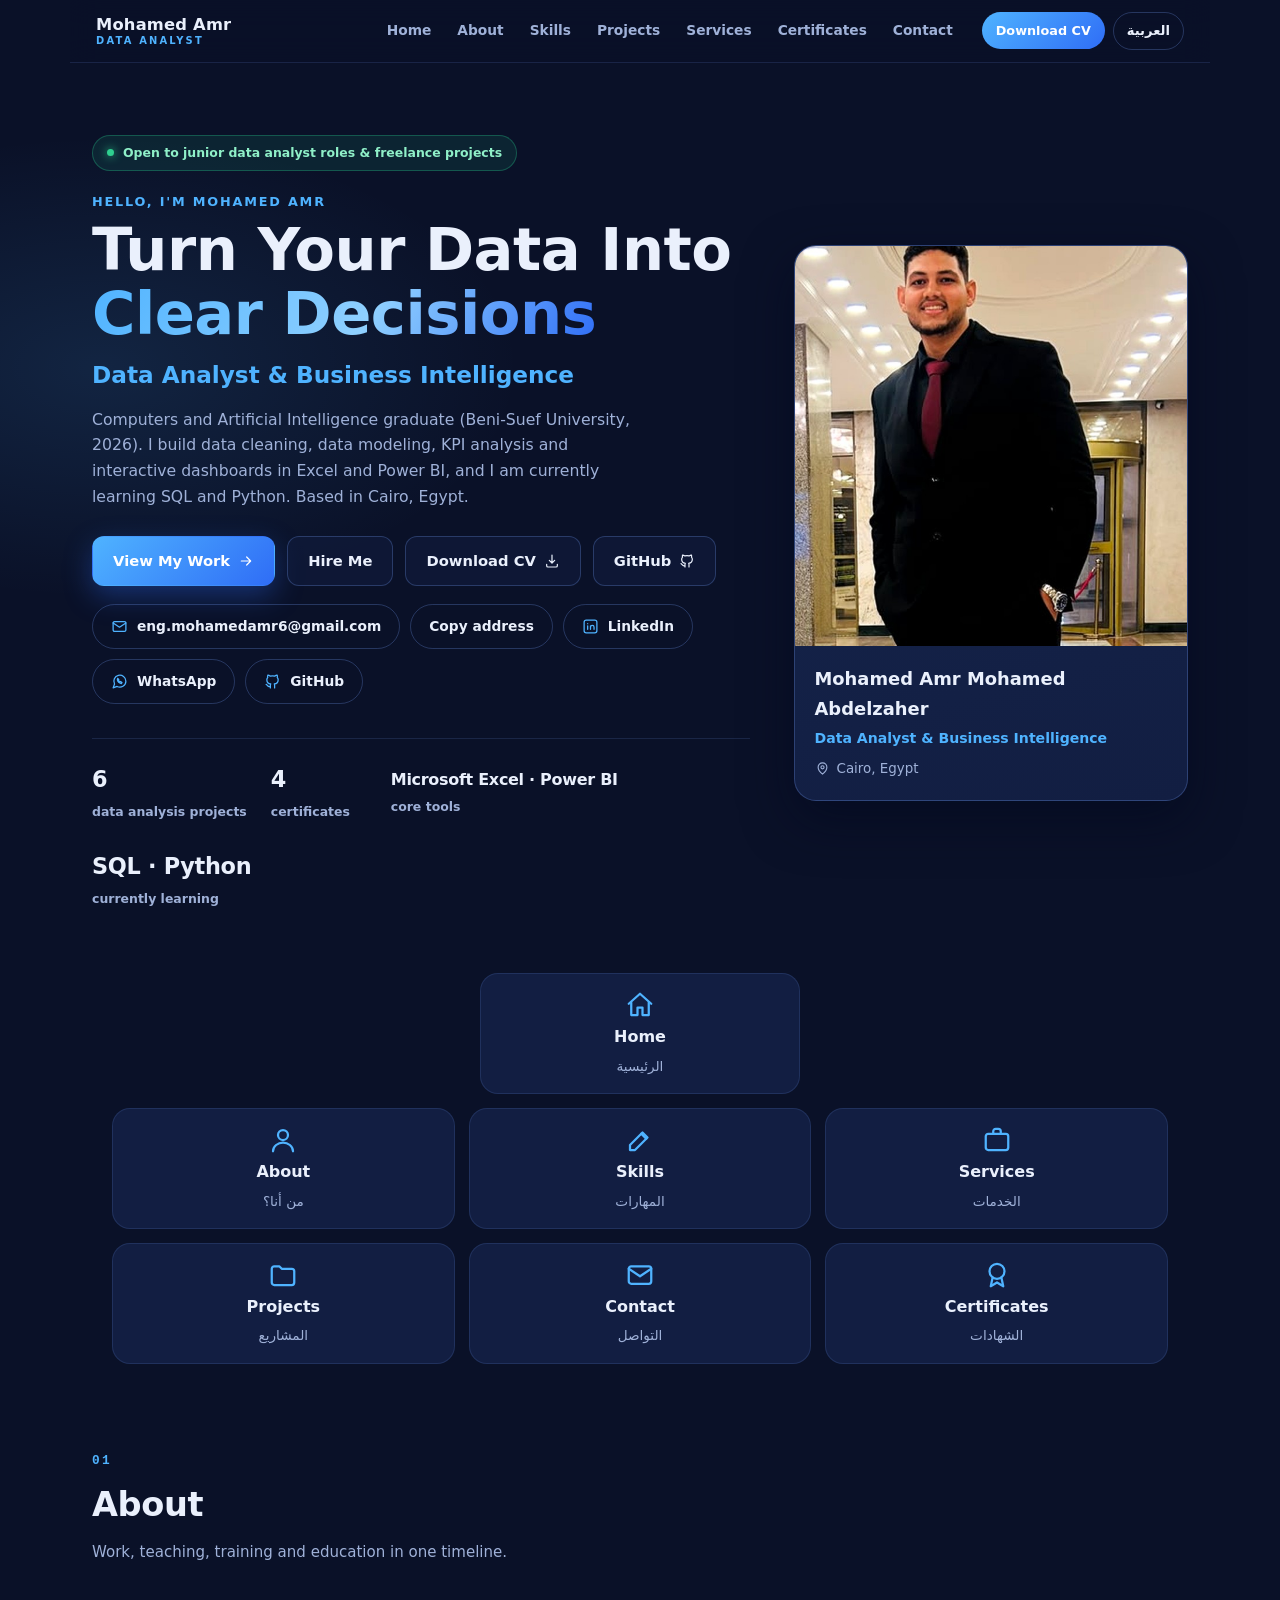
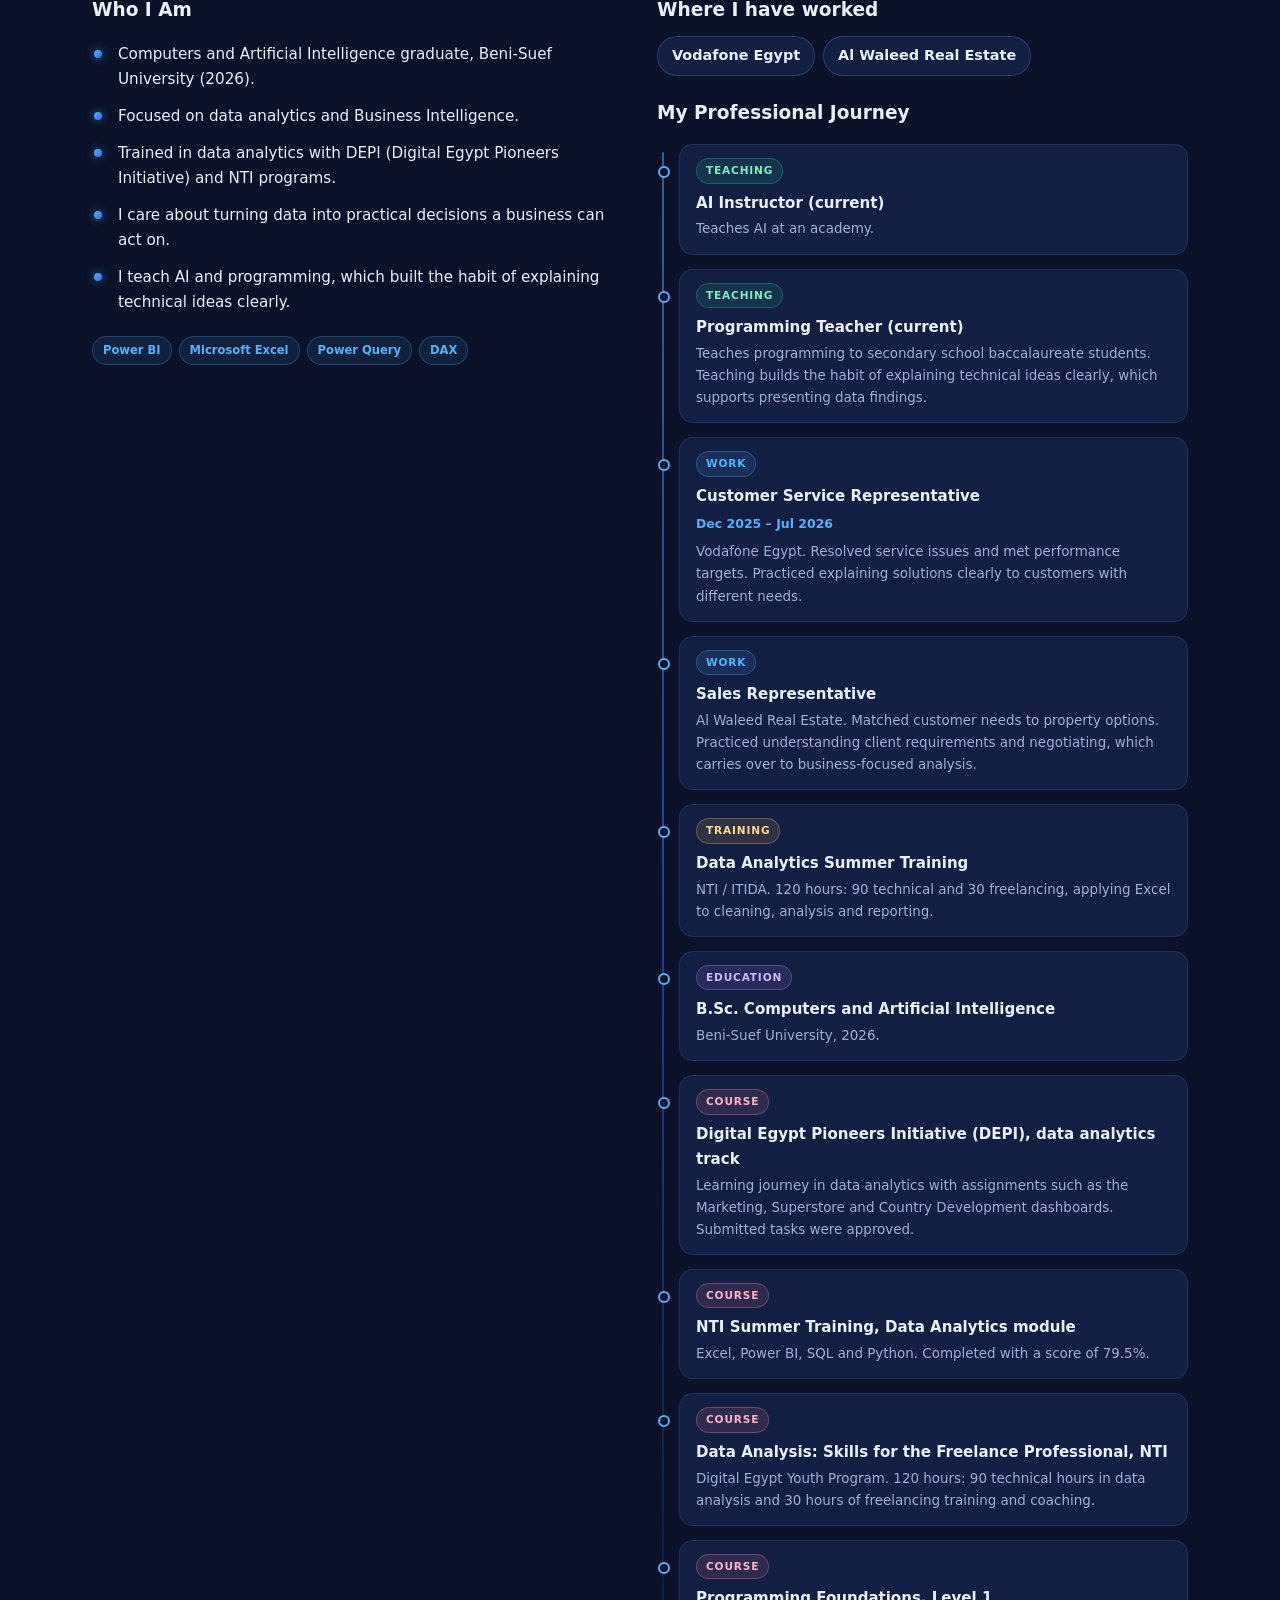
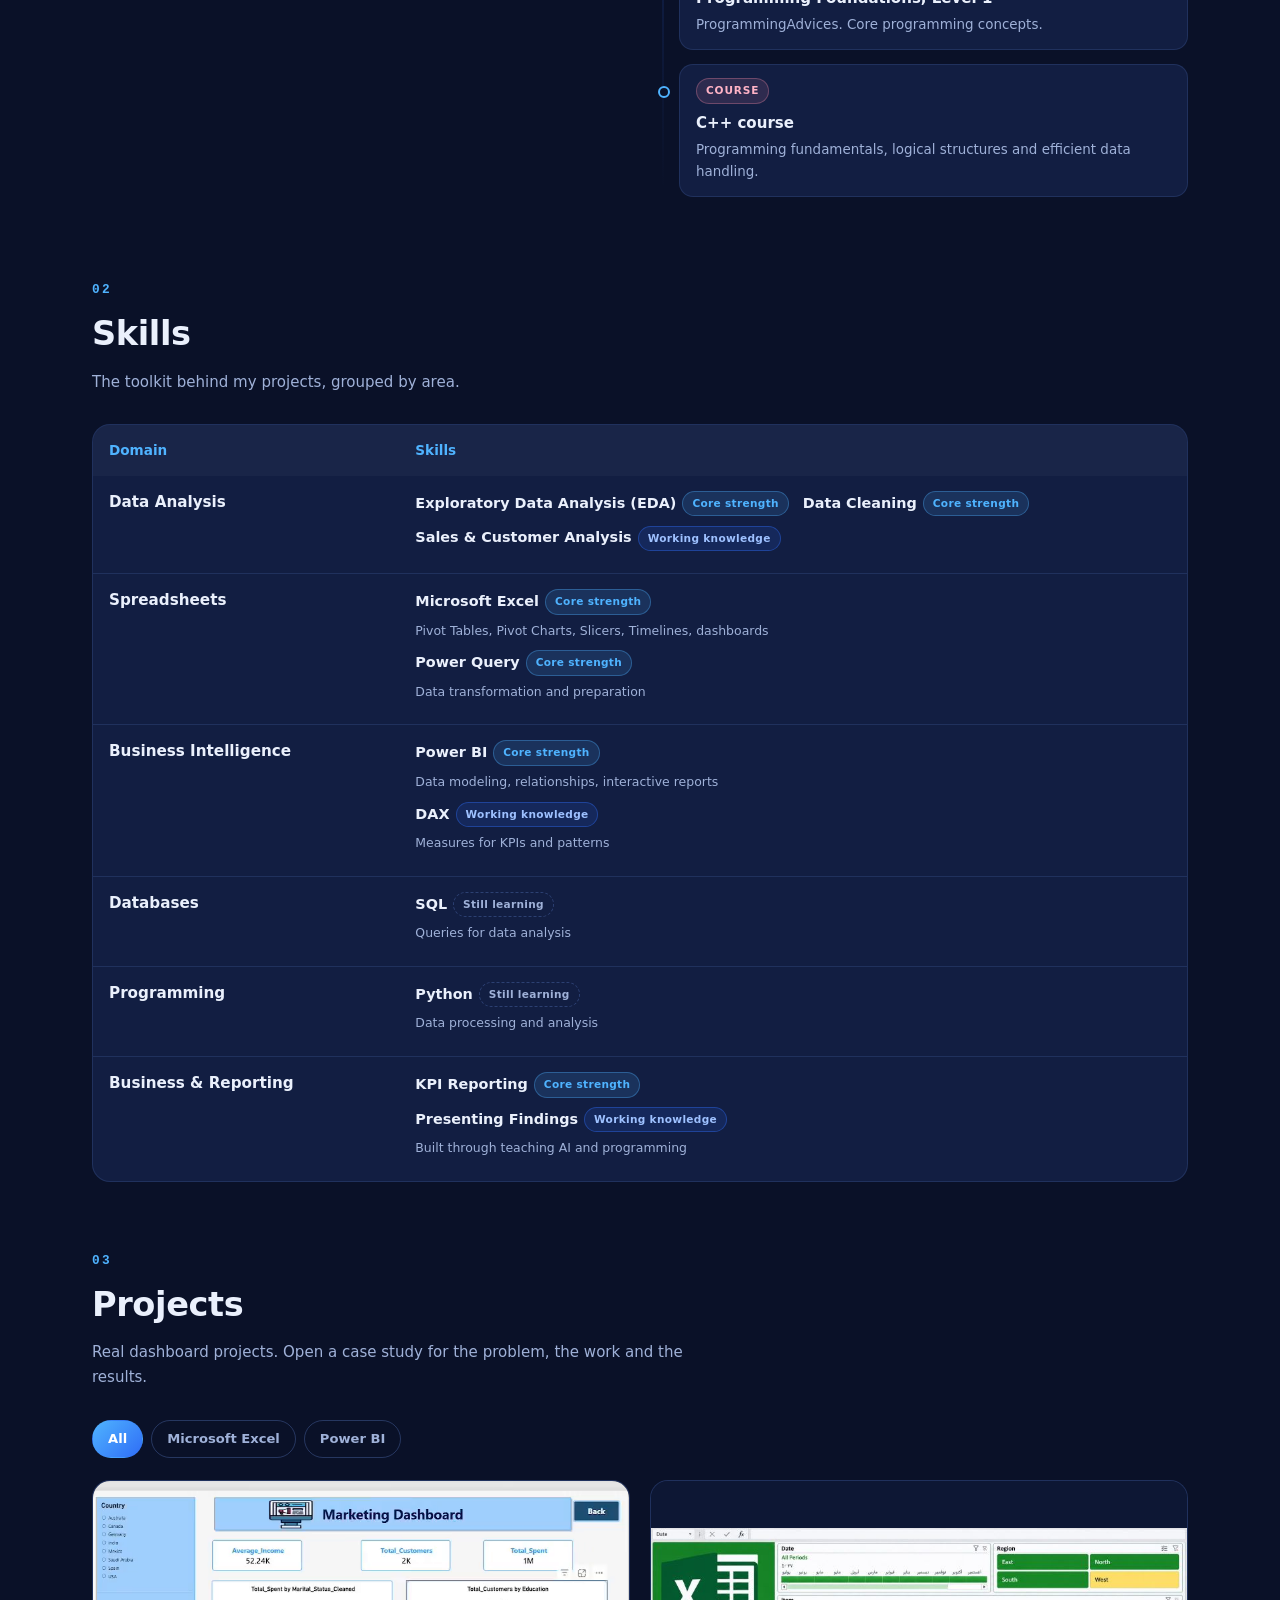
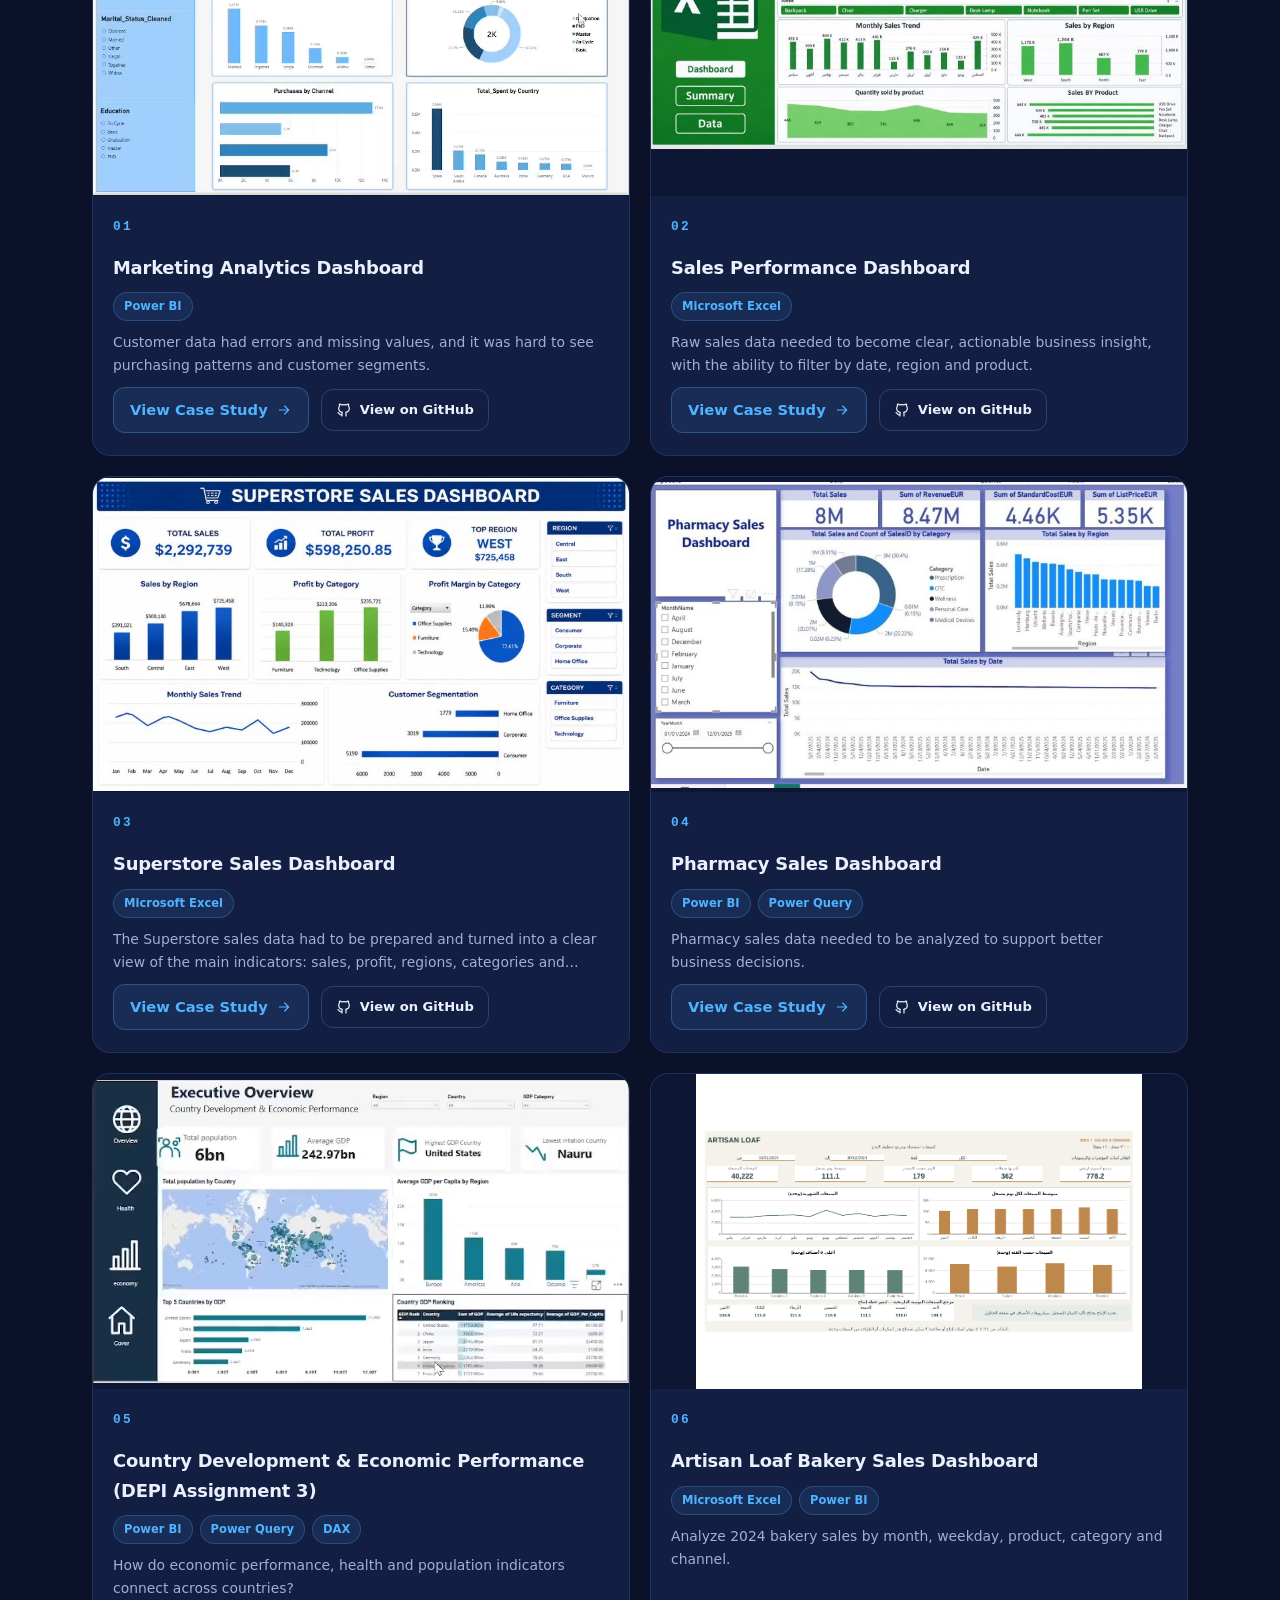
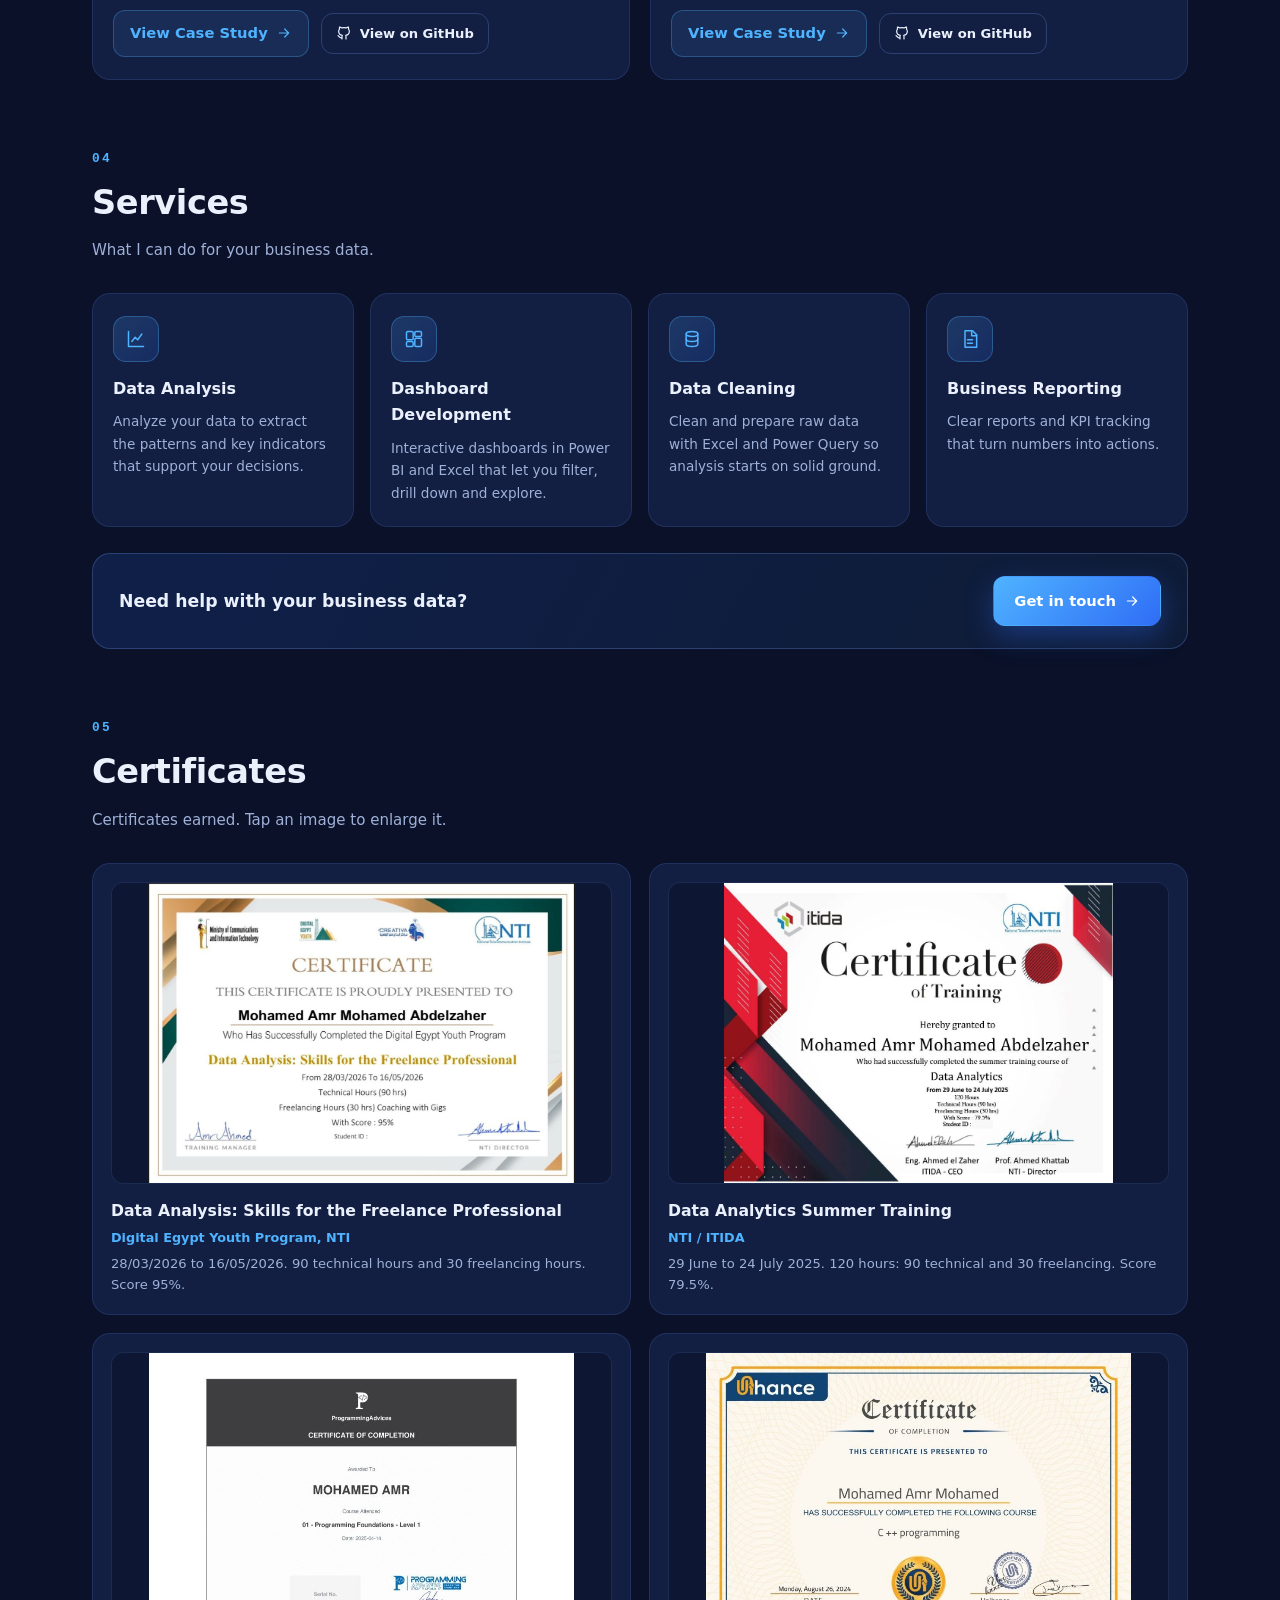
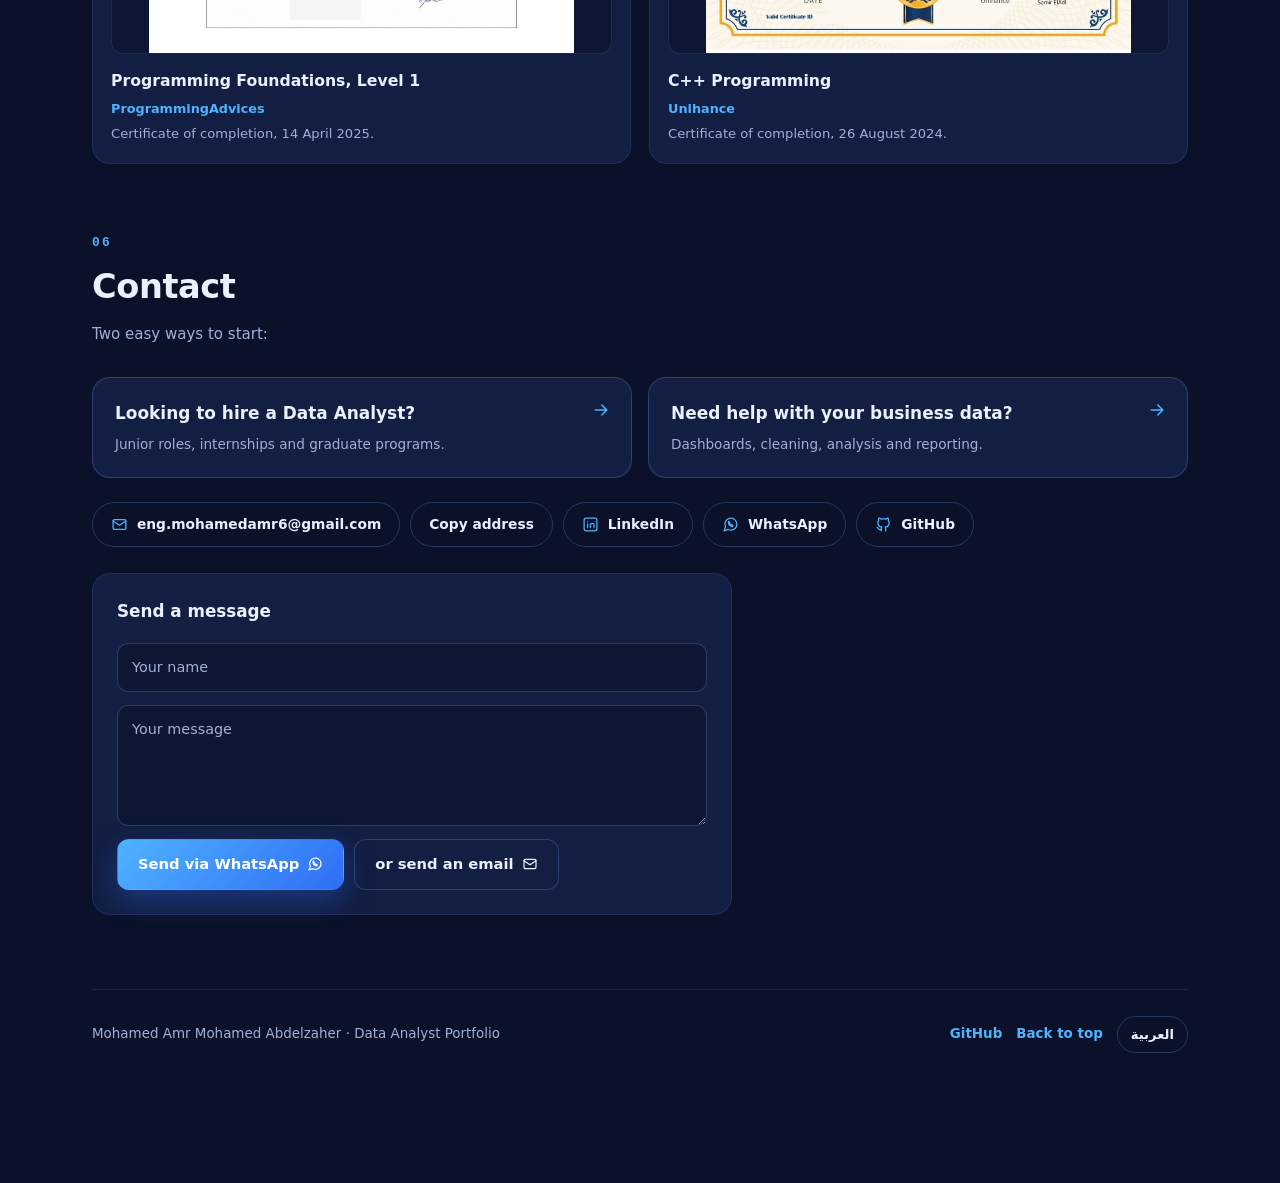
<file: index.html>
<!doctype html>
<html lang="en"><head><meta charset="utf-8"><meta name="viewport" content="width=device-width,initial-scale=1">
<title>Portfolio</title><link rel="stylesheet" href="/style.css"></head>
<body><div id="app" aria-live="polite"><p style="padding:24px">Loading…</p></div><script src="/render.js"></script><script src="/app.js"></script></body></html>
</file>
<file: style.css>
/* Mohamed Amr — Data Analytics Portfolio
   Brand: Navy / Blue / Accent / Light. Modern, clean, professional, data-driven. */

:root {
  --bg: #0a1128;
  --bg-2: #0d1734;
  --card: #121e42;
  --card-2: #16264e;
  --line: rgba(122, 162, 255, .14);
  --line-2: rgba(122, 162, 255, .26);
  --accent: #4fb3ff;
  --accent-2: #2f6df6;
  --text: #eaf0fc;
  --muted: #9fb1d8;
  --font: "Segoe UI", system-ui, -apple-system, "Helvetica Neue", Arial, sans-serif;
  --radius: 18px;
  --shadow: 0 18px 50px rgba(2, 8, 30, .55);
}

* { box-sizing: border-box; }
html { scroll-behavior: smooth; scroll-padding-top: 84px; }
body {
  margin: 0;
  background:
    radial-gradient(900px 480px at 85% -8%, rgba(47, 109, 246, .22), transparent 60%),
    radial-gradient(760px 420px at 8% 4%, rgba(79, 179, 255, .12), transparent 55%),
    var(--bg);
  color: var(--text);
  font-family: var(--font);
  line-height: 1.65;
  -webkit-font-smoothing: antialiased;
}
::selection { background: rgba(79, 179, 255, .35); }
img { max-width: 100%; display: block; }
a { color: var(--accent); text-decoration: none; }
a:hover { text-decoration: underline; }
button { font: inherit; color: inherit; }
:focus-visible { outline: 2px solid var(--accent); outline-offset: 2px; border-radius: 6px; }

#app { max-width: 1140px; margin: 0 auto; padding: 0 22px 40px; }

/* ---------- top nav ---------- */
.nav {
  position: sticky; top: 0; z-index: 40;
  display: flex; align-items: center; gap: 18px;
  padding: 12px 4px;
  margin: 0 -22px; padding-inline: 26px;
  background: rgba(10, 17, 40, .82);
  backdrop-filter: blur(14px);
  -webkit-backdrop-filter: blur(14px);
  border-bottom: 1px solid var(--line);
}
.brand { display: flex; flex-direction: column; line-height: 1.15; color: var(--text); }
.brand:hover { text-decoration: none; }
.brand b { font-size: 1.02rem; letter-spacing: .2px; }
.brand span { font-size: .62rem; letter-spacing: .22em; color: var(--accent); font-weight: 600; }
.links { display: flex; gap: 4px; margin-inline-start: auto; flex-wrap: wrap; }
.links a {
  color: var(--muted); font-size: .86rem; font-weight: 600;
  padding: 7px 11px; border-radius: 999px; transition: color .2s, background .2s;
}
.links a:hover { color: var(--text); background: rgba(79, 179, 255, .1); text-decoration: none; }
.navside { display: flex; align-items: center; gap: 8px; }
.navcv {
  font-size: .8rem; font-weight: 700; color: #06122b;
  background: linear-gradient(135deg, var(--accent), var(--accent-2));
  color: #fff; padding: 8px 14px; border-radius: 999px;
}
.navcv:hover { text-decoration: none; filter: brightness(1.08); }
.langbtn {
  border: 1px solid var(--line-2); background: transparent; color: var(--text);
  padding: 7px 13px; border-radius: 999px; cursor: pointer; font-size: .82rem; font-weight: 600;
  transition: border-color .2s, background .2s;
}
.langbtn:hover { border-color: var(--accent); background: rgba(79, 179, 255, .08); }

/* ---------- hero ---------- */
.hero {
  display: grid; grid-template-columns: 1.25fr .75fr; gap: 44px; align-items: center;
  padding: 72px 0 54px;
}
.badge {
  display: inline-flex; align-items: center; gap: 9px;
  font-size: .78rem; font-weight: 600; color: #8ff0c8;
  background: rgba(38, 208, 144, .1); border: 1px solid rgba(38, 208, 144, .3);
  padding: 7px 14px; border-radius: 999px; margin: 0 0 20px;
}
.badge i { width: 7px; height: 7px; border-radius: 50%; background: #2fd08f; box-shadow: 0 0 10px #2fd08f; }
.hello { margin: 0; color: var(--accent); font-weight: 700; letter-spacing: .14em; text-transform: uppercase; font-size: .8rem; }
.hero h1 {
  margin: 6px 0 2px; font-size: clamp(2.3rem, 5.2vw, 3.7rem); line-height: 1.08;
  letter-spacing: -.5px;
}
.hero h1 em {
  font-style: normal;
  background: linear-gradient(120deg, var(--accent), #8fd0ff 55%, var(--accent-2));
  -webkit-background-clip: text; background-clip: text; color: transparent;
}
.role {
  margin: 10px 0 0; font-size: clamp(1.05rem, 2.2vw, 1.45rem); font-weight: 800;
  color: var(--accent);
}
.tagline { margin: 12px 0 0; font-size: 1.06rem; font-weight: 600; color: var(--text); }
.lead { margin: 12px 0 0; color: var(--muted); max-width: 56ch; font-size: .98rem; }
.cta { display: flex; gap: 12px; flex-wrap: wrap; margin-top: 26px; }

.btn {
  display: inline-flex; align-items: center; gap: 8px;
  padding: 12px 20px; border-radius: 12px; font-weight: 700; font-size: .92rem;
  border: 1px solid transparent; cursor: pointer; transition: transform .18s, filter .2s, border-color .2s, background .2s;
}
.btn:hover { text-decoration: none; transform: translateY(-1px); }
.btn.primary {
  background: linear-gradient(135deg, var(--accent), var(--accent-2));
  color: #fff; box-shadow: 0 10px 28px rgba(47, 109, 246, .35);
}
.btn.primary:hover { filter: brightness(1.09); }
.btn.ghost { border-color: var(--line-2); color: var(--text); background: rgba(18, 30, 66, .5); }
.btn.ghost:hover { border-color: var(--accent); background: rgba(79, 179, 255, .08); }
.btn .icn svg { width: 16px; height: 16px; }
.icn { display: inline-flex; }
.icn svg { width: 20px; height: 20px; }

.stats {
  display: flex; gap: 24px; flex-wrap: wrap; margin-top: 34px;
  border-top: 1px solid var(--line); padding-top: 22px;
}
.stat { min-width: 96px; }
.stat b { display: block; font-size: 1.4rem; letter-spacing: -.3px; white-space: nowrap; }
.stat span { color: var(--muted); font-size: .78rem; font-weight: 600; }
.stat.grow { flex: 0 1 auto; min-width: 170px; }
.stat.grow b { font-size: 1rem; padding-top: 6px; }

.idcard {
  background: linear-gradient(165deg, var(--card-2), var(--card));
  border: 1px solid var(--line-2); border-radius: 22px; overflow: hidden;
  box-shadow: var(--shadow);
}
.idphoto img { width: 100%; aspect-ratio: 1 / 1.02; object-fit: cover; }
.idbody { padding: 18px 20px 20px; }
.idbody h2 { margin: 0; font-size: 1.12rem; }
.idrole { margin: 3px 0 8px; color: var(--accent); font-weight: 700; font-size: .88rem; }
.idloc { margin: 0; color: var(--muted); font-size: .84rem; display: flex; align-items: center; gap: 7px; }
.idloc .icn svg { width: 15px; height: 15px; }

/* ---------- sections ---------- */
.section { padding: 58px 0 10px; }
.sh { margin-bottom: 30px; }
.kicker {
  margin: 0 0 6px; font-family: ui-monospace, Menlo, Consolas, monospace;
  color: var(--accent); font-size: .8rem; letter-spacing: .18em; font-weight: 700;
}
.sh h2 { margin: 0; font-size: clamp(1.5rem, 3vw, 2.1rem); letter-spacing: -.4px; }
.sub { margin: 8px 0 0; color: var(--muted); max-width: 62ch; font-size: .94rem; }

.pills { display: flex; flex-wrap: wrap; gap: 7px; }
.pills span {
  font-size: .72rem; font-weight: 700; color: var(--accent);
  background: rgba(79, 179, 255, .1); border: 1px solid rgba(79, 179, 255, .25);
  padding: 4px 10px; border-radius: 999px;
}

/* about */
.about-grid { display: grid; grid-template-columns: 1fr 1fr; gap: 34px; }
.bio h3, .journey h3 { margin: 0 0 16px; font-size: 1.16rem; }
.biolist { margin: 0; padding: 0; list-style: none; }
.biolist li {
  position: relative; padding-inline-start: 26px; margin-bottom: 12px; color: var(--text); font-size: .95rem;
}
.biolist li::before {
  content: ""; position: absolute; inset-inline-start: 2px; top: .52em;
  width: 8px; height: 8px; border-radius: 50%;
  background: linear-gradient(135deg, var(--accent), var(--accent-2));
  box-shadow: 0 0 10px rgba(79, 179, 255, .6);
}
.tagrow { margin-top: 20px; }

.timeline { position: relative; padding-inline-start: 22px; }
.timeline::before {
  content: ""; position: absolute; inset-inline-start: 5px; top: 8px; bottom: 8px;
  width: 2px; background: linear-gradient(var(--accent), var(--accent-2), transparent);
  opacity: .5; border-radius: 2px;
}
.titem { position: relative; margin-bottom: 14px; }
.tdot {
  position: absolute; inset-inline-start: -21px; top: 22px;
  width: 12px; height: 12px; border-radius: 50%;
  background: var(--bg); border: 2px solid var(--accent);
}
.tcard {
  background: var(--card); border: 1px solid var(--line); border-radius: 14px;
  padding: 13px 16px; display: flex; flex-direction: column; gap: 3px;
  transition: border-color .2s, transform .18s;
}
.tcard:hover { border-color: var(--line-2); transform: translateY(-1px); }
.tcard strong { font-size: .94rem; }
.tdetail { color: var(--muted); font-size: .84rem; }
.kind {
  align-self: flex-start; font-size: .66rem; font-weight: 800; letter-spacing: .08em; text-transform: uppercase;
  padding: 3px 9px; border-radius: 999px; margin-bottom: 4px;
  background: rgba(79, 179, 255, .12); color: var(--accent); border: 1px solid rgba(79, 179, 255, .3);
}
.k-teaching { background: rgba(38, 208, 144, .12); color: #7fe9c0; border-color: rgba(38, 208, 144, .3); }
.k-training { background: rgba(255, 196, 87, .12); color: #ffd98a; border-color: rgba(255, 196, 87, .3); }
.k-education { background: rgba(186, 142, 255, .12); color: #d3b6ff; border-color: rgba(186, 142, 255, .3); }
.k-course { background: rgba(255, 142, 168, .12); color: #ffb3c6; border-color: rgba(255, 142, 168, .3); }

/* skills */
.sgrid { display: grid; grid-template-columns: repeat(3, 1fr); gap: 16px; }
.sgroup {
  background: var(--card); border: 1px solid var(--line); border-radius: var(--radius);
  padding: 20px; transition: border-color .2s, transform .18s;
}
.sgroup:hover { border-color: var(--line-2); transform: translateY(-2px); }
.sgroup h3 { margin: 0 0 14px; font-size: 1rem; color: var(--accent); }
.sitems { display: flex; flex-direction: column; gap: 13px; }
.srow { display: flex; align-items: center; justify-content: space-between; gap: 10px; }
.srow strong { font-size: .9rem; }
.sdetail { margin: 3px 0 0; color: var(--muted); font-size: .78rem; }
.lvl {
  font-size: .66rem; font-weight: 800; white-space: nowrap;
  padding: 3px 9px; border-radius: 999px; letter-spacing: .03em;
}
.lv-core { background: rgba(79, 179, 255, .14); color: var(--accent); border: 1px solid rgba(79, 179, 255, .35); }
.lv-working { background: rgba(47, 109, 246, .14); color: #9ec1ff; border: 1px solid rgba(47, 109, 246, .4); }
.lv-learning { background: transparent; color: var(--muted); border: 1px dashed var(--line-2); }

/* projects */
.chips { display: flex; gap: 8px; flex-wrap: wrap; margin-bottom: 22px; }
.chip {
  border: 1px solid var(--line-2); background: transparent; color: var(--muted);
  padding: 7px 15px; border-radius: 999px; cursor: pointer; font-size: .82rem; font-weight: 700;
  transition: all .2s;
}
.chip:hover { color: var(--text); border-color: var(--accent); }
.chip.on { background: linear-gradient(135deg, var(--accent), var(--accent-2)); color: #fff; border-color: transparent; }
.pgrid { display: grid; grid-template-columns: repeat(2, 1fr); gap: 20px; }
.pcard {
  background: var(--card); border: 1px solid var(--line); border-radius: var(--radius);
  overflow: hidden; display: flex; flex-direction: column;
  transition: border-color .2s, transform .18s, box-shadow .2s;
}
.pcard:hover { border-color: var(--line-2); transform: translateY(-3px); box-shadow: var(--shadow); }
.shot { padding: 0; border: 0; background: var(--bg-2); cursor: zoom-in; display: block; width: 100%; }
.shot img { width: 100%; aspect-ratio: 16 / 9.4; object-fit: contain; background: var(--bg-2); }
.shot.empty { aspect-ratio: 16 / 9.4; }
.pbody { padding: 20px 20px 22px; display: flex; flex-direction: column; gap: 10px; flex: 1; }
.pbody h3 { margin: 0; font-size: 1.12rem; letter-spacing: -.2px; }
.teaser {
  margin: 0; color: var(--muted); font-size: .87rem;
  display: -webkit-box; -webkit-line-clamp: 2; -webkit-box-orient: vertical; overflow: hidden;
}
.pactions { display: flex; align-items: center; gap: 12px; flex-wrap: wrap; margin-top: auto; }
.casebtn { background: rgba(79, 179, 255, .1); color: var(--accent); border-color: rgba(79, 179, 255, .3); padding: 10px 16px; }
.casebtn:hover { background: rgba(79, 179, 255, .18); }
.ghlink {
  display: inline-flex; align-items: center; gap: 8px;
  font-size: .82rem; font-weight: 700; color: var(--text);
  border: 1px solid var(--line-2); border-radius: 12px; padding: 9px 14px;
  transition: border-color .2s, background .2s;
}
.ghlink:hover { border-color: var(--accent); background: rgba(79, 179, 255, .08); text-decoration: none; }
.ghlink .icn svg { width: 16px; height: 16px; }

/* case study modal */
.modal {
  position: fixed; inset: 0; z-index: 80;
  background: rgba(4, 9, 26, .78); backdrop-filter: blur(6px); -webkit-backdrop-filter: blur(6px);
  display: flex; align-items: flex-start; justify-content: center;
  padding: 5vh 18px 6vh; overflow-y: auto;
}
.modal[hidden] { display: none; }
.modal-card {
  position: relative; width: min(760px, 100%);
  background: linear-gradient(170deg, var(--card-2), var(--card));
  border: 1px solid var(--line-2); border-radius: 22px; box-shadow: var(--shadow);
  padding: 30px 30px 26px;
  display: flex; flex-direction: column; gap: 13px;
  animation: pop .22s ease;
}
@keyframes pop { from { opacity: 0; transform: translateY(14px) scale(.985); } }
.modal-card h3 { margin: 0; font-size: 1.35rem; letter-spacing: -.3px; padding-inline-end: 40px; }
.modal-x {
  position: absolute; inset-inline-end: 16px; top: 14px;
  width: 36px; height: 36px; border-radius: 50%;
  border: 1px solid var(--line-2); background: transparent; color: var(--text);
  font-size: 1.25rem; cursor: pointer; line-height: 1;
}
.modal-x:hover { border-color: var(--accent); background: rgba(79, 179, 255, .1); }
.mshot { border-radius: 14px; overflow: hidden; border: 1px solid var(--line); }
.mshot img { aspect-ratio: auto; }
.blk .dl {
  margin: 0 0 6px; font-size: .72rem; font-weight: 800; letter-spacing: .12em; text-transform: uppercase;
  color: var(--accent);
}
.blk ul { margin: 0 0 4px; padding-inline-start: 20px; color: var(--text); font-size: .9rem; }
.blk li { margin-bottom: 5px; }
.blk.res .dl { color: #8ff0c8; }
.blk.res { background: rgba(38, 208, 144, .06); border: 1px solid rgba(38, 208, 144, .18); border-radius: 12px; padding: 12px 14px; }
body.noscroll { overflow: hidden; }

/* services */
.svcgrid { display: grid; grid-template-columns: repeat(4, 1fr); gap: 16px; }
.svc {
  background: var(--card); border: 1px solid var(--line); border-radius: var(--radius);
  padding: 22px 20px; transition: border-color .2s, transform .18s;
}
.svc:hover { border-color: rgba(79, 179, 255, .4); transform: translateY(-3px); }
.svc-ic {
  width: 46px; height: 46px; border-radius: 13px;
  display: inline-flex; align-items: center; justify-content: center;
  background: linear-gradient(135deg, rgba(79, 179, 255, .18), rgba(47, 109, 246, .18));
  border: 1px solid rgba(79, 179, 255, .3); color: var(--accent); margin-bottom: 14px;
}
.svc h3 { margin: 0 0 8px; font-size: 1rem; }
.svc p { margin: 0; color: var(--muted); font-size: .85rem; }
.svc-cta {
  margin-top: 26px; display: flex; align-items: center; justify-content: space-between; gap: 18px; flex-wrap: wrap;
  background: linear-gradient(120deg, rgba(47, 109, 246, .16), rgba(79, 179, 255, .07));
  border: 1px solid var(--line-2); border-radius: var(--radius); padding: 22px 26px;
}
.svc-cta p { margin: 0; font-size: 1.08rem; font-weight: 700; }

/* certificates */
.cgrid { display: grid; grid-template-columns: repeat(2, 1fr); gap: 18px; }
.ccard {
  background: var(--card); border: 1px solid var(--line); border-radius: var(--radius);
  padding: 18px; transition: border-color .2s, transform .18s;
}
.ccard:hover { border-color: var(--line-2); transform: translateY(-2px); }
.cshot { padding: 0; border: 0; background: var(--bg-2); cursor: zoom-in; width: 100%; border-radius: 12px; overflow: hidden; margin-bottom: 14px; border: 1px solid var(--line); }
.cshot img { width: 100%; max-height: 300px; object-fit: contain; }
.ccard h3 { margin: 0 0 4px; font-size: .98rem; }
.ccard .iss { margin: 0 0 4px; color: var(--accent); font-size: .8rem; font-weight: 700; }
.ccard p:last-child { margin: 0; color: var(--muted); font-size: .82rem; }

/* contact */
.intents { display: grid; grid-template-columns: 1fr 1fr; gap: 16px; margin-bottom: 24px; }
.intent {
  display: flex; flex-direction: column; align-items: flex-start; gap: 5px; text-align: start;
  background: var(--card); border: 1px solid var(--line-2); border-radius: var(--radius);
  padding: 22px; cursor: pointer; position: relative; transition: border-color .2s, transform .18s, background .2s;
}
.intent:hover { border-color: var(--accent); transform: translateY(-2px); background: var(--card-2); }
.intent strong { font-size: 1.06rem; }
.intent span { color: var(--muted); font-size: .85rem; }
.intent .icn { position: absolute; inset-inline-end: 20px; top: 22px; color: var(--accent); }
[dir="rtl"] .intent .icn svg { transform: scaleX(-1); }
[dir="rtl"] .btn .icn svg { transform: scaleX(-1); }

.channels { display: flex; flex-wrap: wrap; gap: 10px; margin-bottom: 26px; }
.chan {
  display: inline-flex; align-items: center; gap: 9px;
  border: 1px solid var(--line-2); border-radius: 999px; padding: 10px 18px;
  color: var(--text); font-size: .86rem; font-weight: 600; transition: border-color .2s, background .2s;
}
.chan:hover { border-color: var(--accent); background: rgba(79, 179, 255, .08); text-decoration: none; }
.chan .icn { color: var(--accent); }
.chan .icn svg { width: 17px; height: 17px; }

.cform {
  background: var(--card); border: 1px solid var(--line); border-radius: var(--radius);
  padding: 24px; display: flex; flex-direction: column; gap: 13px; max-width: 640px;
}
.cform h3 { margin: 0 0 4px; font-size: 1.05rem; }
.cform input, .cform textarea {
  background: var(--bg-2); border: 1px solid var(--line-2); border-radius: 11px;
  color: var(--text); padding: 12px 14px; font: inherit; font-size: .9rem; resize: vertical;
}
.cform input::placeholder, .cform textarea::placeholder { color: var(--muted); }
.cform input:focus, .cform textarea:focus { outline: none; border-color: var(--accent); }
.formrow { display: flex; gap: 10px; flex-wrap: wrap; }

/* footer */
.foot {
  margin-top: 64px; padding: 26px 0 90px; border-top: 1px solid var(--line);
  display: flex; justify-content: space-between; align-items: center; gap: 14px; flex-wrap: wrap;
  color: var(--muted); font-size: .84rem;
}
.footr { display: flex; align-items: center; gap: 14px; }
.textlink { font-weight: 600; }

/* lightbox */
.lightbox {
  position: fixed; inset: 0; z-index: 90; background: rgba(3, 7, 20, .92);
  display: flex; align-items: center; justify-content: center; padding: 24px; cursor: zoom-out;
}
.lightbox[hidden] { display: none; }
.lightbox img { max-width: 96%; max-height: 92%; border-radius: 12px; box-shadow: var(--shadow); }

/* dock (mobile) */
.dock { display: none; }
.menubtn { display: none; }

/* mobile menu overlay */
.mmenu {
  position: fixed; inset: 0; z-index: 70;
  background: rgba(7, 12, 31, .97); backdrop-filter: blur(10px); -webkit-backdrop-filter: blur(10px);
  display: flex; flex-direction: column; align-items: center; justify-content: center; gap: 8px;
}
.mmenu[hidden] { display: none; }
.mmenu-links { display: flex; flex-direction: column; align-items: center; gap: 6px; }
.mmenu-links a {
  color: var(--text); font-size: 1.35rem; font-weight: 700; padding: 10px 26px; border-radius: 14px;
}
.mmenu-links a:hover { background: rgba(79, 179, 255, .12); text-decoration: none; color: var(--accent); }
.mmenu-x {
  position: absolute; top: 18px; inset-inline-end: 18px;
  width: 42px; height: 42px; border-radius: 50%;
  border: 1px solid var(--line-2); background: transparent; color: var(--text);
  font-size: 1.4rem; cursor: pointer; line-height: 1;
}
.mmenu-x:hover { border-color: var(--accent); background: rgba(79, 179, 255, .1); }

/* reveal animation */
.reveal { opacity: 0; transform: translateY(16px); transition: opacity .55s ease, transform .55s ease; }
.reveal.in { opacity: 1; transform: none; }
@media (prefers-reduced-motion: reduce) {
  html { scroll-behavior: auto; }
  .reveal { opacity: 1; transform: none; transition: none; }
  * { animation: none !important; transition: none !important; }
}

/* ---------- responsive ---------- */
@media (max-width: 980px) {
  .sgrid { grid-template-columns: repeat(2, 1fr); }
  .svcgrid { grid-template-columns: repeat(2, 1fr); }
  .hero { grid-template-columns: 1fr; gap: 34px; padding-top: 52px; }
  .idcard { max-width: 380px; }
  .about-grid { grid-template-columns: 1fr; }
}
@media (max-width: 860px) {
  .links { display: none; }
  .menubtn {
    display: inline-block; border: 1px solid var(--line-2); background: transparent; color: var(--text);
    padding: 7px 13px; border-radius: 999px; cursor: pointer; font-size: .82rem; font-weight: 600;
  }
  .menubtn:hover { border-color: var(--accent); background: rgba(79, 179, 255, .08); }
  #app { padding-bottom: 120px; }
  .dock {
    display: flex; position: fixed; z-index: 50; inset-inline: 12px; bottom: 12px;
    background: rgba(13, 23, 52, .92); backdrop-filter: blur(14px); -webkit-backdrop-filter: blur(14px);
    border: 1px solid var(--line-2); border-radius: 18px; padding: 6px;
    box-shadow: var(--shadow); justify-content: space-around; align-items: center;
  }
  .dock a, .dock button {
    color: var(--muted); font-size: .74rem; font-weight: 700; padding: 8px 10px; border-radius: 12px;
    border: 0; background: transparent; cursor: pointer;
  }
  .dock a:hover, .dock button:hover { color: var(--text); background: rgba(79, 179, 255, .12); text-decoration: none; }
  .navcv { display: none; }
}
@media (max-width: 640px) {
  #app { padding: 0 16px 30px; }
  .nav { margin: 0 -16px; padding-inline: 18px; }
  .pgrid, .cgrid, .intents, .sgrid, .svcgrid { grid-template-columns: 1fr; }
  .hero { padding: 40px 0 40px; }
  .stats { gap: 18px; }
  .section { padding: 44px 0 6px; }
  .modal-card { padding: 22px 18px; }
  .foot { padding-bottom: 110px; }
}

/* nav chips + hero channels */
.navchips{ display: none; }
.hchannels{ display: flex; flex-wrap: wrap; gap: 10px; margin-top: 18px; }
@media (max-width: 0px){
.navchips{ display: flex; flex-wrap: wrap; gap: 8px; justify-content: center; padding: 2px 16px 16px; }
.navchips a{
    border: 1px solid var(--line-2); border-radius: 999px; padding: 8px 13px;
    font-size: .82rem; font-weight: 700; color: var(--text); background: var(--card);
  }
.navchips a:hover{ border-color: var(--accent); text-decoration: none; }
}
button.chan{ background: transparent; font-family: inherit; cursor: pointer; }
.copyhint{ flex-basis: 100%; margin: 0; font-size: .82rem; color: var(--muted, #9fb3d1); }
.copyhint[hidden]{ display: none; }
.copyaddr{ color: var(--text); font-weight: 700; user-select: all; -webkit-user-select: all; }

/* site map tiles (reference: Website Structure) */
.tiles{ max-width: 1120px; margin: 0 auto; padding: 8px 20px 28px; }
.tile{ display: flex; flex-direction: column; align-items: center; gap: 4px; text-align: center; background: var(--card); border: 1px solid var(--line); border-radius: var(--radius); padding: 16px 10px; color: var(--text); transition: border-color .2s, transform .18s; }
.tile:hover{ border-color: var(--accent); text-decoration: none; transform: translateY(-2px); }
.tile .icn{ width: 30px; height: 30px; color: var(--accent); }
.tile .icn svg{ width: 100%; height: 100%; }
.tile b{ font-size: 1rem; }
.tile small{ color: var(--muted); font-size: .85rem; }
.tile-home{ max-width: 320px; margin: 0 auto 14px; }
.tgrid{ display: grid; grid-template-columns: repeat(3, 1fr); gap: 14px; }
@media (max-width: 520px){ .tgrid{ grid-template-columns: repeat(2, 1fr); gap: 10px; } .tile{ padding: 14px 8px; } .tile-home{ max-width: none; } }
/* skills table (reference: Domain / Skills) */
.stable{ width: 100%; border-collapse: separate; border-spacing: 0; background: var(--card); border: 1px solid var(--line); border-radius: var(--radius); overflow: hidden; }
.stable th, .stable td{ text-align: start; vertical-align: top; padding: 14px 16px; border-bottom: 1px solid var(--line); }
.stable thead th{ color: var(--accent); font-size: .85rem; background: rgba(255,255,255,.03); }
.stable tbody th{ width: 28%; font-size: .95rem; color: var(--text); }
.stable tr:last-child th, .stable tr:last-child td{ border-bottom: 0; }
.sk{ display: inline-flex; flex-wrap: wrap; align-items: center; gap: 6px; margin: 0 14px 8px 0; }
[dir=rtl] .sk{ margin: 0 0 8px 14px; }
.sk em{ flex-basis: 100%; font-style: normal; color: var(--muted); font-size: .78rem; }
@media (max-width: 600px){ .stable th, .stable td{ padding: 10px 10px; } .stable tbody th{ width: 32%; font-size: .85rem; } }
.sk strong{ font-size: .9rem; }

.tperiod{ display:block; font-size:.78rem; font-weight:700; color:var(--accent); margin:2px 0 4px; }
.worked{ margin-bottom:22px; }
.worked h3{ margin:0 0 10px; }
.wrow{ display:flex; flex-wrap:wrap; gap:8px; }
.wrow span{ border:1px solid var(--line-2); background:var(--card); border-radius:999px; padding:7px 14px; font-weight:700; font-size:.9rem; }
.dock a, .dock button{ flex: 1 1 0; min-width: 0; text-align: center; white-space: nowrap; }
@media (max-width: 380px){ .dock{ inset-inline: 8px; padding: 4px; } .dock a, .dock button{ padding: 8px 2px; font-size: .68rem; } }

/* 320px overflow fix */
.hero > * { min-width: 0; }
.chan { max-width: 100%; min-width: 0; overflow-wrap: anywhere; }
@media (max-width: 360px){ .hchannels .chan{ font-size: .78rem; padding: 10px 14px; } }
</file>
